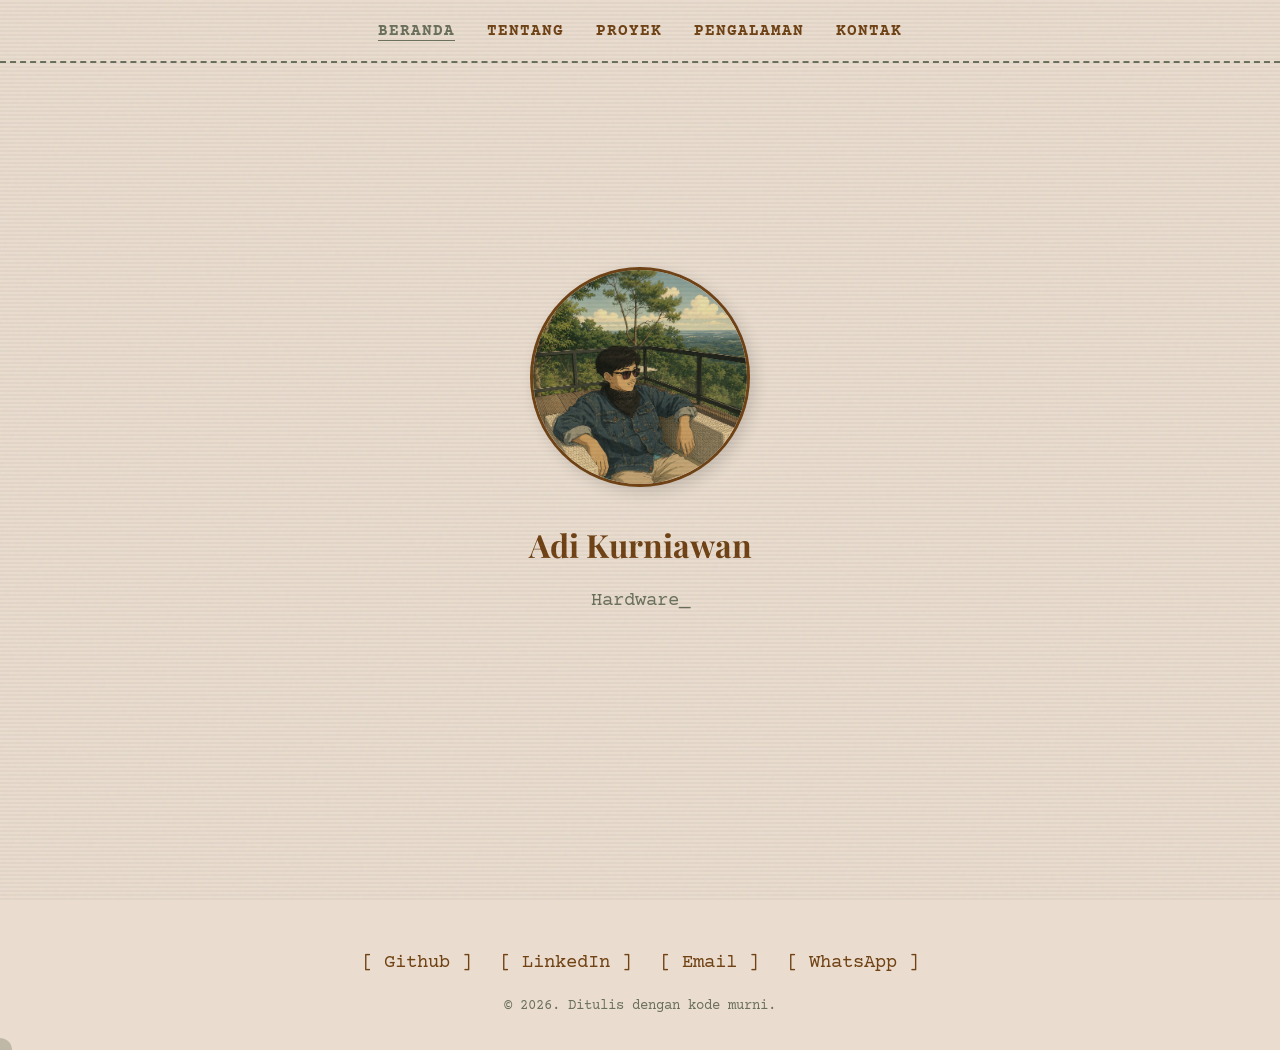
<file: index.html>
<!DOCTYPE html>
<html lang="id">

<head>
    <meta charset="UTF-8">
    <meta name="viewport" content="width=device-width, initial-scale=1.0">
    <title>Portofolio - Adi Kurniawan</title>
    <!-- Google Fonts: Playfair Display for classic serif, Courier Prime for typewriter feel -->
    <link rel="preconnect" href="https://fonts.googleapis.com">
    <link rel="preconnect" href="https://fonts.gstatic.com" crossorigin>
    <link
        href="https://fonts.googleapis.com/css2?family=Courier+Prime:ital,wght@0,400;0,700;1,400&family=Playfair+Display:ital,wght@0,400..900;1,400..900&display=swap"
        rel="stylesheet">
    <link rel="stylesheet" href="style.css">
</head>

<body>
    <!-- Efek CRT / Noise Overlay -->
    <div class="crt-noise"></div>

    <!-- Navigasi Utama -->
    <nav class="vintage-nav">
        <ul>
            <li><a href="index.html" class="active">Beranda</a></li>
            <li><a href="about.html">Tentang</a></li>
            <li><a href="projects.html">Proyek</a></li>
            <li><a href="experience.html">Pengalaman</a></li>
            <li><a href="contact.html">Kontak</a></li>
        </ul>
    </nav>

    <!-- Bagian Header / Hero -->
    <header id="home" class="hero-section">
        <div class="hero-content">
            <!-- Foto profil yang telah dikelompokkan ke kategori profile -->
            <div class="avatar-container vintage-border">
                <img src="1000085159.png" alt="Foto Profil" class="avatar">
            </div>
            <h1 class="name-title">Adi Kurniawan</h1>
            <h2 class="tagline typewriter-container">
                <span id="typewriter-text"></span><span class="cursor">_</span>
            </h2>
        </div>
        <div class="ornament-placeholder ornament-top-right"></div>
    </header>

    <!-- Footer Sederhana -->
    <footer class="footer-simple">
        <div class="social-links mono-text">
            <a href="https://github.com/Xwan-byte" target="_blank">[ Github ]</a>
            <a href="https://www.linkedin.com/in/adi-kurniawan-854523410/" target="_blank">[ LinkedIn ]</a>
            <a href="mailto:adkawan04@gmail.com">[ Email ]</a>
            <a href="https://wa.me/6289666614474" target="_blank">[ WhatsApp ]</a>
        </div>
        <p class="copyright mono-text">&copy; 2026. Ditulis dengan kode murni.</p>
    </footer>

    <script src="script.js"></script>
</body>

</html>
</file>
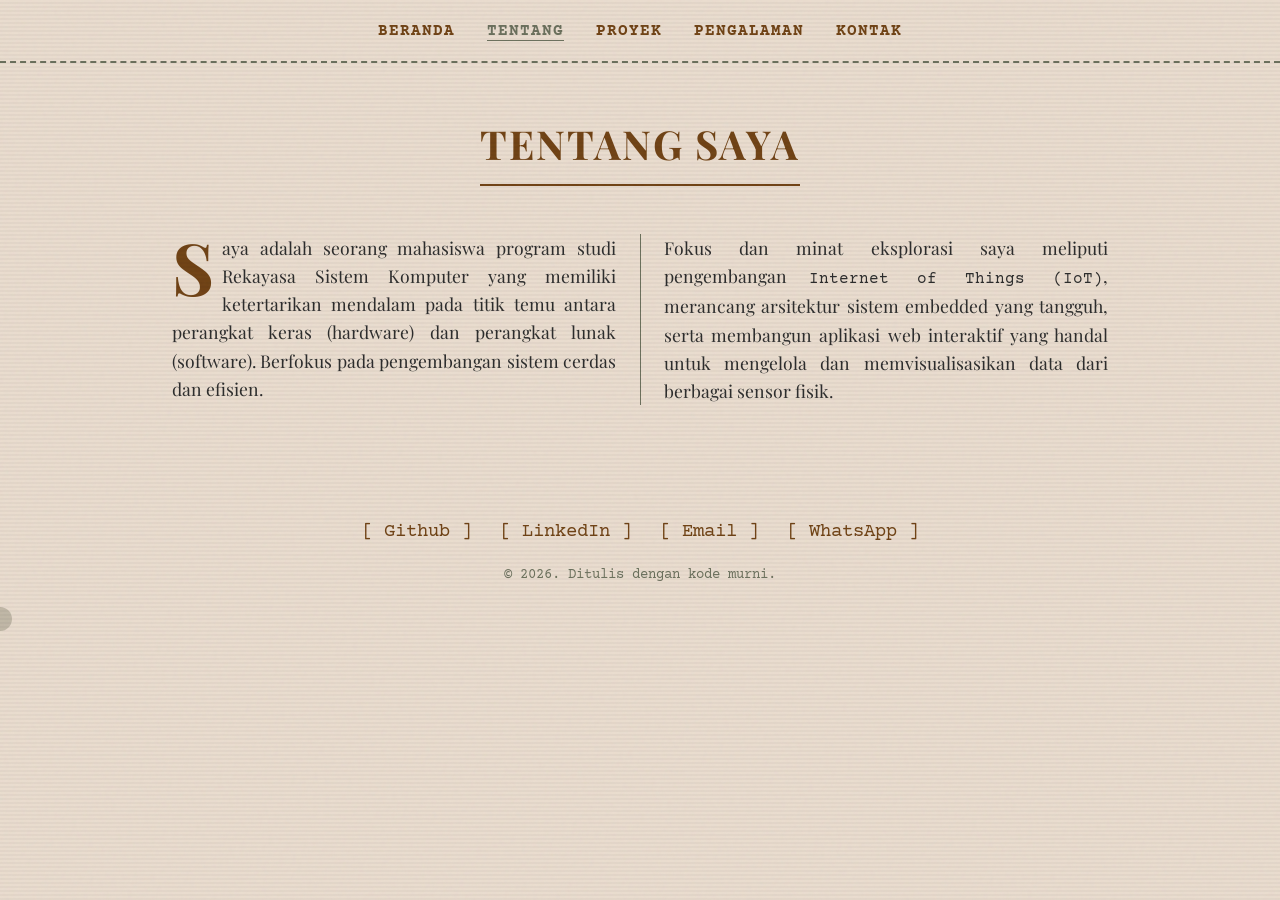
<file: about.html>
<!DOCTYPE html>
<html lang="id">

<head>
    <meta charset="UTF-8">
    <meta name="viewport" content="width=device-width, initial-scale=1.0">
    <title>Tentang Saya - Portofolio Rekayasa Sistem Komputer</title>
    <!-- Google Fonts: Playfair Display for classic serif, Courier Prime for typewriter feel -->
    <link rel="preconnect" href="https://fonts.googleapis.com">
    <link rel="preconnect" href="https://fonts.gstatic.com" crossorigin>
    <link
        href="https://fonts.googleapis.com/css2?family=Courier+Prime:ital,wght@0,400;0,700;1,400&family=Playfair+Display:ital,wght@0,400..900;1,400..900&display=swap"
        rel="stylesheet">
    <link rel="stylesheet" href="style.css">
</head>

<body>
    <!-- Efek CRT / Noise Overlay -->
    <div class="crt-noise"></div>

    <!-- Navigasi Utama -->
    <nav class="vintage-nav">
        <ul>
            <li><a href="index.html">Beranda</a></li>
            <li><a href="about.html" class="active">Tentang</a></li>
            <li><a href="projects.html">Proyek</a></li>
            <li><a href="experience.html">Pengalaman</a></li>
            <li><a href="contact.html">Kontak</a></li>
        </ul>
    </nav>

    <!-- Bagian Tentang Saya (Layout Koran) -->
    <section id="about" class="about-section newspaper-layout">
        <h2 class="section-title">Tentang Saya</h2>
        <div class="article-content">
            <p class="drop-cap">S</p>
            <p>aya adalah seorang mahasiswa program studi Rekayasa Sistem Komputer yang memiliki ketertarikan mendalam
                pada titik temu antara perangkat keras (hardware) dan perangkat lunak (software). Berfokus pada
                pengembangan sistem cerdas dan efisien.</p>
            <p>Fokus dan minat eksplorasi saya meliputi pengembangan <span class="mono-text">Internet of Things
                    (IoT)</span>, merancang arsitektur sistem embedded yang tangguh, serta membangun aplikasi web
                interaktif yang handal untuk mengelola dan memvisualisasikan data dari berbagai sensor fisik.</p>
        </div>
    </section>

    <!-- Footer Sederhana -->
    <footer class="footer-simple">
        <div class="social-links mono-text">
            <a href="https://github.com/Xwan-byte" target="_blank">[ Github ]</a>
            <a href="https://www.linkedin.com/in/adi-kurniawan-854523410/" target="_blank">[ LinkedIn ]</a>
            <a href="mailto:adkawan04@gmail.com">[ Email ]</a>
            <a href="https://wa.me/6289666614474" target="_blank">[ WhatsApp ]</a>
        </div>
        <p class="copyright mono-text">&copy; 2026. Ditulis dengan kode murni.</p>
    </footer>

    <script src="script.js"></script>
</body>

</html>
</file>
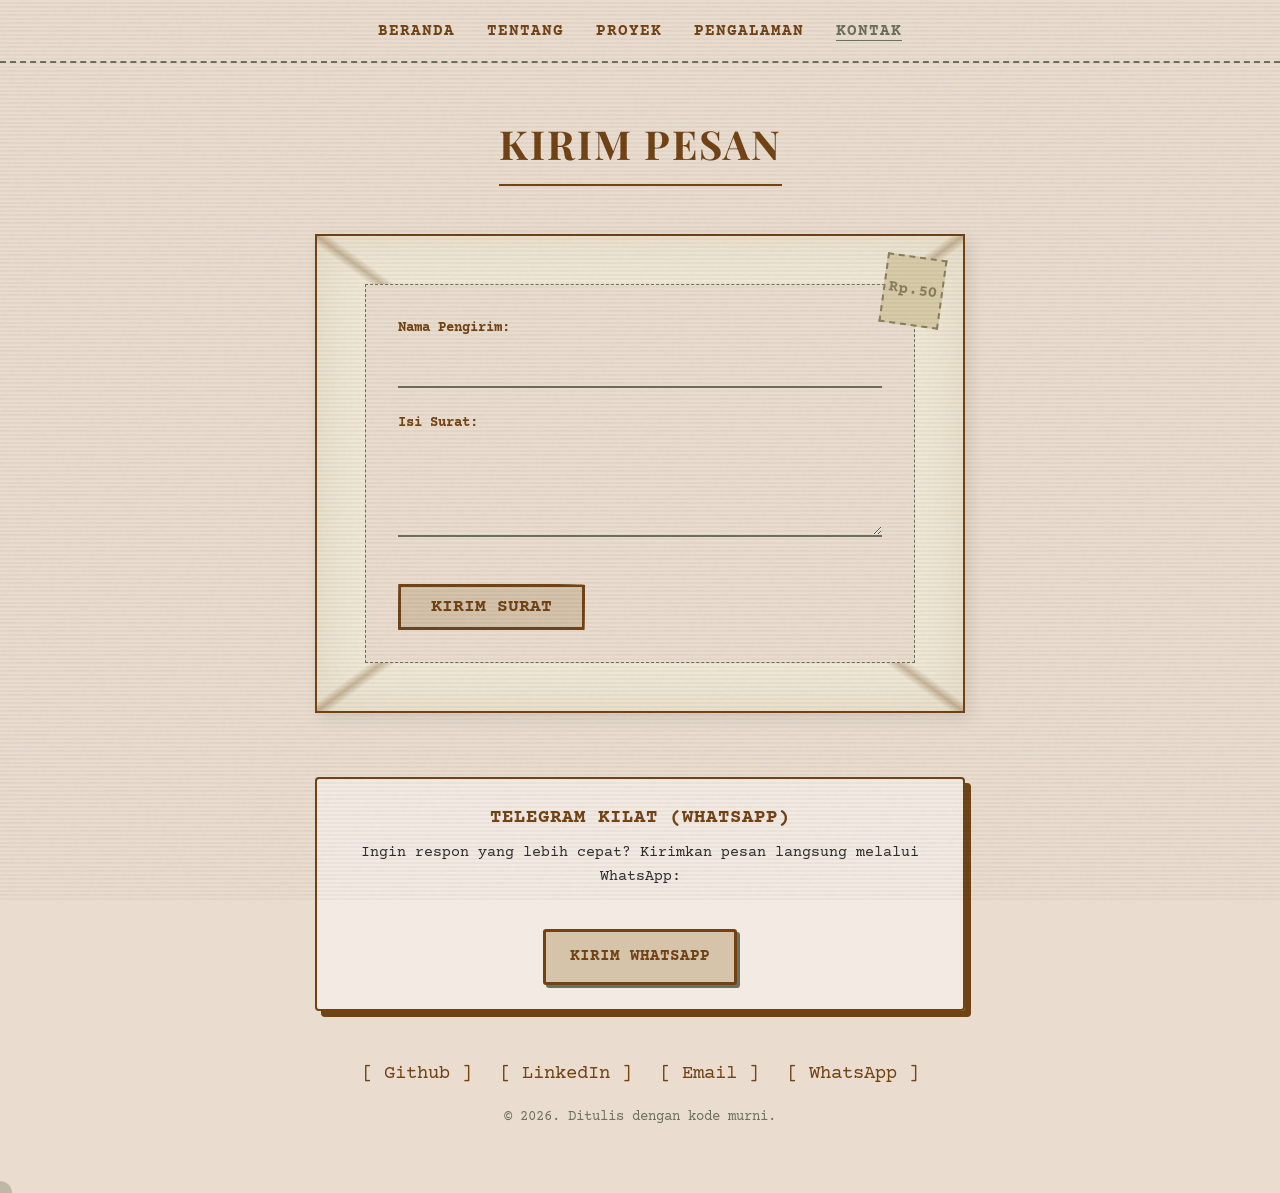
<file: contact.html>
<!DOCTYPE html>
<html lang="id">

<head>
    <meta charset="UTF-8">
    <meta name="viewport" content="width=device-width, initial-scale=1.0">
    <title>Kirim Pesan - Portofolio Rekayasa Sistem Komputer</title>
    <!-- Google Fonts: Playfair Display for classic serif, Courier Prime for typewriter feel -->
    <link rel="preconnect" href="https://fonts.googleapis.com">
    <link rel="preconnect" href="https://fonts.gstatic.com" crossorigin>
    <link
        href="https://fonts.googleapis.com/css2?family=Courier+Prime:ital,wght@0,400;0,700;1,400&family=Playfair+Display:ital,wght@0,400..900;1,400..900&display=swap"
        rel="stylesheet">
    <link rel="stylesheet" href="style.css">
</head>

<body>
    <!-- Efek CRT / Noise Overlay -->
    <div class="crt-noise"></div>

    <!-- Navigasi Utama -->
    <nav class="vintage-nav">
        <ul>
            <li><a href="index.html">Beranda</a></li>
            <li><a href="about.html">Tentang</a></li>
            <li><a href="projects.html">Proyek</a></li>
            <li><a href="experience.html">Pengalaman</a></li>
            <li><a href="contact.html" class="active">Kontak</a></li>
        </ul>
    </nav>

    <!-- Bagian Footer & Kontak (Desain Amplop) -->
    <footer id="contact" class="contact-section">
        <h2 class="section-title">Kirim Pesan</h2>
        <div class="envelope-container">
            <div class="envelope-form">
                <form action="#" method="POST">
                    <div class="form-group">
                        <label for="name" class="mono-text">Nama Pengirim:</label>
                        <input type="text" id="name" name="name" required class="vintage-input">
                    </div>
                    <div class="form-group">
                        <label for="message" class="mono-text">Isi Surat:</label>
                        <textarea id="message" name="message" rows="4" required class="vintage-input"></textarea>
                    </div>
                    <button type="submit" class="stamp-btn vintage-border">KIRIM SURAT</button>
                </form>
            </div>
            <div class="stamp-decoration">
                <!-- PLACEHOLDER: Anda bisa mengganti ini dengan gambar perangko jadul menggunakan background-image CSS -->
                <div class="postage-stamp">Rp.50</div>
            </div>
        </div>

        <!-- Kotak Kontak WhatsApp (Telegram Bergaya Vintage) -->
        <div class="telegram-container vintage-box"
            style="margin-top: 1rem; margin-bottom: 3rem; max-width: 650px; width: 100%; text-align: center; background-color: rgba(255, 255, 255, 0.4); border: 2px solid var(--clr-sepia); border-radius: 4px; box-shadow: 6px 6px 0px var(--clr-sepia);">
            <h3
                style="margin-bottom: 0.5rem; letter-spacing: 1px; font-family: var(--font-mono); color: var(--clr-sepia); text-transform: uppercase;">
                Telegram Kilat (WhatsApp)</h3>
            <p class="mono-text" style="font-size: 0.95rem; margin-bottom: 1.5rem; color: var(--clr-text-main);">
                Ingin respon yang lebih cepat? Kirimkan pesan langsung melalui WhatsApp:
            </p>
            <!-- EDIT DI SINI: Ganti '628xxxxxxxxxx' dengan nomor WhatsApp Anda (Gunakan kode negara, misal 62 untuk Indonesia) -->
            <a href="https://wa.me/6289666614474" target="_blank" class="stamp-btn vintage-border"
                style="text-decoration: none; display: inline-block; padding: 12px 24px; font-size: 1rem; border-radius: 3px; box-shadow: 3px 3px 0px var(--clr-olive);">
                KIRIM WHATSAPP
            </a>
        </div>

        <div class="social-links mono-text">
            <!-- PANDUAN EDIT SOSIAL MEDIA: Ganti tanda '#' di dalam href dengan link profil Anda -->
            <a href="https://github.com/Xwan-byte" target="_blank">[ Github ]</a>
            <a href="https://www.linkedin.com/in/adi-kurniawan-854523410/" target="_blank">[ LinkedIn ]</a>
            <a href="mailto:adkawan04@gmail.com">[ Email ]</a>
            <a href="https://wa.me/6289666614474" target="_blank">[ WhatsApp ]</a>
        </div>
        <p class="copyright mono-text">&copy; 2026. Ditulis dengan kode murni.</p>
    </footer>

    <script src="script.js"></script>
</body>

</html>
</file>
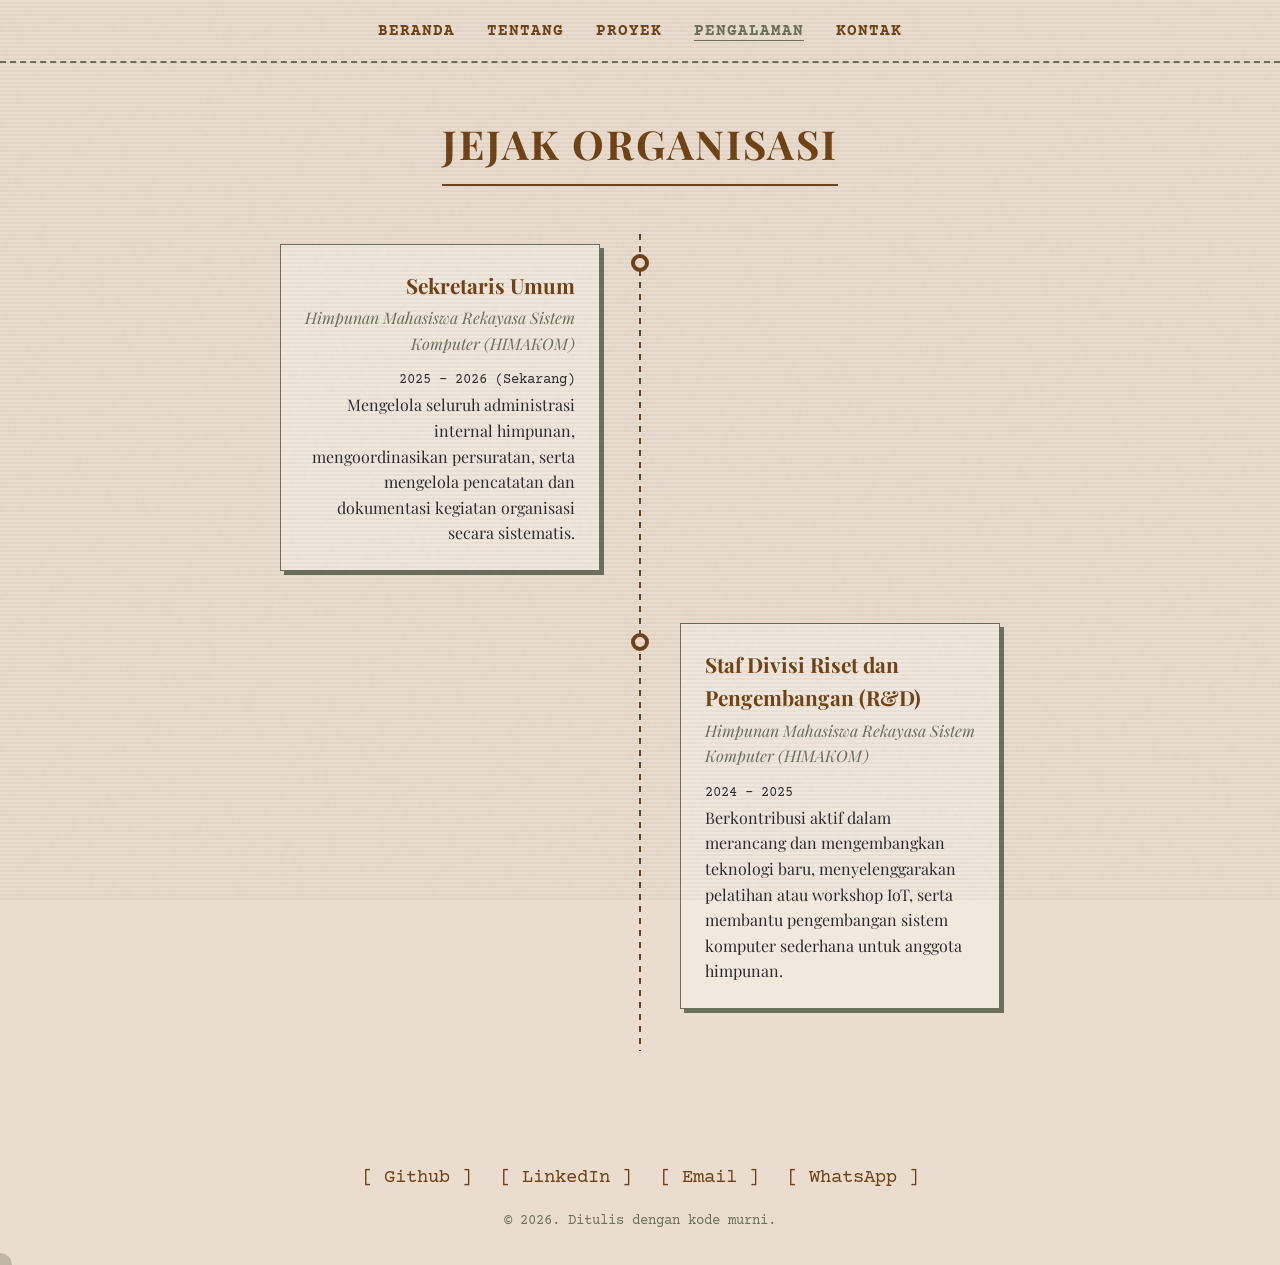
<file: experience.html>
<!DOCTYPE html>
<html lang="id">

<head>
    <meta charset="UTF-8">
    <meta name="viewport" content="width=device-width, initial-scale=1.0">
    <title>Jejak Organisasi - Portofolio Rekayasa Sistem Komputer</title>
    <!-- Google Fonts: Playfair Display for classic serif, Courier Prime for typewriter feel -->
    <link rel="preconnect" href="https://fonts.googleapis.com">
    <link rel="preconnect" href="https://fonts.gstatic.com" crossorigin>
    <link
        href="https://fonts.googleapis.com/css2?family=Courier+Prime:ital,wght@0,400;0,700;1,400&family=Playfair+Display:ital,wght@0,400..900;1,400..900&display=swap"
        rel="stylesheet">
    <link rel="stylesheet" href="style.css">
</head>

<body>
    <!-- Efek CRT / Noise Overlay -->
    <div class="crt-noise"></div>

    <!-- Navigasi Utama -->
    <nav class="vintage-nav">
        <ul>
            <li><a href="index.html">Beranda</a></li>
            <li><a href="about.html">Tentang</a></li>
            <li><a href="projects.html">Proyek</a></li>
            <li><a href="experience.html" class="active">Pengalaman</a></li>
            <li><a href="contact.html">Kontak</a></li>
        </ul>
    </nav>

    <!-- Bagian Pengalaman (Timeline Vertikal) -->
    <section id="experience" class="experience-section">
        <h2 class="section-title">Jejak Organisasi</h2>

        <!-- PANDUAN EDIT PENGALAMAN:
             1. Untuk menambahkan organisasi/pengalaman baru, salin blok <div class="timeline-item">...</div> di bawah.
             2. Tempatkan di urutan kronologis yang Anda inginkan (biasanya dari yang paling baru di bagian atas).
             3. Ubah h3 (Jabatan), h4 (Nama Organisasi), p class="timeline-date" (Tahun/Periode), dan isi deskripsinya.
        -->

        <div class="timeline">
            <!-- Item Timeline 1 -->
            <div class="timeline-item">
                <div class="timeline-dot"></div>
                <div class="timeline-content vintage-box">
                    <h3>Sekretaris Umum</h3>
                    <h4>Himpunan Mahasiswa Rekayasa Sistem Komputer (HIMAKOM)</h4>
                    <p class="timeline-date mono-text">2025 - 2026 (Sekarang)</p>
                    <p>Mengelola seluruh administrasi internal himpunan, mengoordinasikan persuratan, serta mengelola
                        pencatatan dan dokumentasi kegiatan organisasi secara sistematis.</p>
                </div>
            </div>

            <!-- Item Timeline 2 -->
            <div class="timeline-item">
                <div class="timeline-dot"></div>
                <div class="timeline-content vintage-box">
                    <h3>Staf Divisi Riset dan Pengembangan (R&D)</h3>
                    <h4>Himpunan Mahasiswa Rekayasa Sistem Komputer (HIMAKOM)</h4>
                    <p class="timeline-date mono-text">2024 - 2025</p>
                    <p>Berkontribusi aktif dalam merancang dan mengembangkan teknologi baru, menyelenggarakan pelatihan
                        atau workshop IoT, serta membantu pengembangan sistem komputer sederhana untuk anggota himpunan.
                    </p>
                </div>
            </div>
        </div>
    </section>

    <!-- Footer Sederhana -->
    <footer class="footer-simple">
        <div class="social-links mono-text">
            <a href="https://github.com/Xwan-byte" target="_blank">[ Github ]</a>
            <a href="https://www.linkedin.com/in/adi-kurniawan-854523410/" target="_blank">[ LinkedIn ]</a>
            <a href="mailto:adkawan04@gmail.com">[ Email ]</a>
            <a href="https://wa.me/6289666614474" target="_blank">[ WhatsApp ]</a>
        </div>
        <p class="copyright mono-text">&copy; 2026. Ditulis dengan kode murni.</p>
    </footer>

    <script src="script.js"></script>
</body>

</html>
</file>
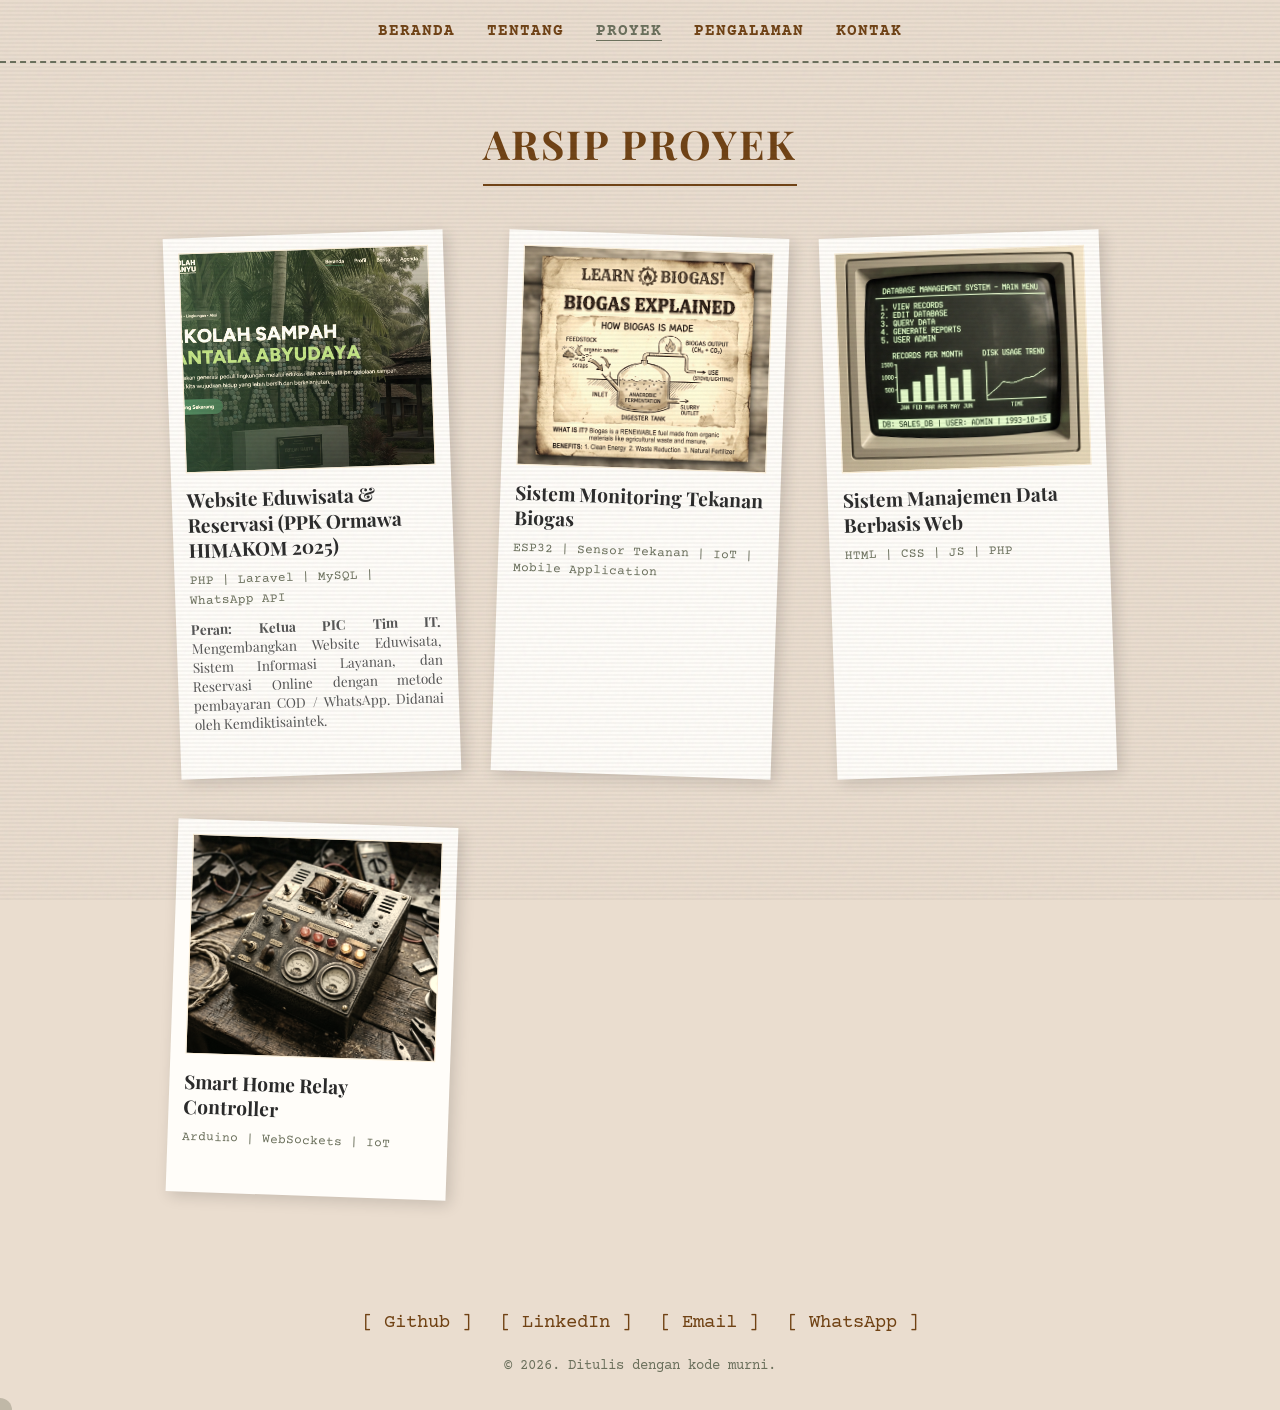
<file: projects.html>
<!DOCTYPE html>
<html lang="id">

<head>
    <meta charset="UTF-8">
    <meta name="viewport" content="width=device-width, initial-scale=1.0">
    <title>Arsip Proyek - Portofolio Rekayasa Sistem Komputer</title>
    <!-- Google Fonts: Playfair Display for classic serif, Courier Prime for typewriter feel -->
    <link rel="preconnect" href="https://fonts.googleapis.com">
    <link rel="preconnect" href="https://fonts.gstatic.com" crossorigin>
    <link
        href="https://fonts.googleapis.com/css2?family=Courier+Prime:ital,wght@0,400;0,700;1,400&family=Playfair+Display:ital,wght@0,400..900;1,400..900&display=swap"
        rel="stylesheet">
    <link rel="stylesheet" href="style.css">
</head>

<body>
    <!-- Efek CRT / Noise Overlay -->
    <div class="crt-noise"></div>

    <!-- Navigasi Utama -->
    <nav class="vintage-nav">
        <ul>
            <li><a href="index.html">Beranda</a></li>
            <li><a href="about.html">Tentang</a></li>
            <li><a href="projects.html" class="active">Proyek</a></li>
            <li><a href="experience.html">Pengalaman</a></li>
            <li><a href="contact.html">Kontak</a></li>
        </ul>
    </nav>

    <!-- Bagian Galeri Proyek (Gaya Polaroid/Arsip) -->
    <section id="projects" class="projects-section">
        <h2 class="section-title">Arsip Proyek</h2>

        <!-- PANDUAN EDIT PROYEK:
             1. Simpan file gambar proyek Anda di folder yang sama dengan file HTML (contoh: biogas.png)
             2. Untuk menambahkan proyek baru, salin salah satu blok <article class="polaroid-card">...</article> di bawah ini.
             3. Ubah url('...') pada polaroid-image dengan file gambar Anda, serta sesuaikan judul dan bahasa pemrograman yang digunakan.
        -->

        <div class="gallery-grid">
            <!-- Proyek 1 -->
            <article class="polaroid-card">
                <!-- EDIT FOTO: Ganti 'biogas.png' dengan nama file gambar Anda -->
                <div class="polaroid-image" style="background-image: url('Screenshot 2026-06-27 150444.png');">
                </div>
                <div class="polaroid-caption">
                    <h3>Website Eduwisata & Reservasi (PPK Ormawa HIMAKOM 2025)</h3>
                    <p class="mono-text">PHP | Laravel | MySQL | WhatsApp API</p>
                    <p
                        style="font-size: 0.85rem; margin-top: 0.5rem; color: #555; font-family: var(--font-serif); line-height: 1.4; text-align: justify;">
                        <strong>Peran: Ketua PIC Tim IT.</strong> Mengembangkan Website Eduwisata, Sistem Informasi
                        Layanan, dan Reservasi Online dengan metode pembayaran COD / WhatsApp. Didanai oleh
                        Kemdiktisaintek.
                    </p>
                </div>
            </article>

            <!-- Proyek 2 -->
            <article class="polaroid-card">
                <!-- EDIT FOTO: Ganti 'biogas.png' dengan nama file gambar Anda -->
                <div class="polaroid-image" style="background-image: url('biogas.png');">
                </div>
                <div class="polaroid-caption">
                    <h3>Sistem Monitoring Tekanan Biogas</h3>
                    <p class="mono-text">ESP32 | Sensor Tekanan | IoT | Mobile Application</p>
                </div>
            </article>

            <!-- Proyek 3 -->
            <article class="polaroid-card">
                <!-- EDIT FOTO: Ganti 'manajemen_data.png' dengan nama file gambar Anda -->
                <div class="polaroid-image" style="background-image: url('manajemen_data.png');">
                </div>
                <div class="polaroid-caption">
                    <h3>Sistem Manajemen Data Berbasis Web</h3>
                    <p class="mono-text">HTML | CSS | JS | PHP</p>
                </div>
            </article>

            <!-- Proyek 4 -->
            <article class="polaroid-card">
                <!-- EDIT FOTO: Ganti 'embedded.png' dengan nama file gambar Anda -->
                <div class="polaroid-image" style="background-image: url('embedded.png');">
                </div>
                <div class="polaroid-caption">
                    <h3>Smart Home Relay Controller</h3>
                    <p class="mono-text">Arduino | WebSockets | IoT</p>
                </div>
            </article>


        </div>
    </section>

    <!-- Footer Sederhana -->
    <footer class="footer-simple">
        <div class="social-links mono-text">
            <a href="https://github.com/Xwan-byte" target="_blank">[ Github ]</a>
            <a href="https://www.linkedin.com/in/adi-kurniawan-854523410/" target="_blank">[ LinkedIn ]</a>
            <a href="mailto:adkawan04@gmail.com">[ Email ]</a>
            <a href="https://wa.me/6289666614474" target="_blank">[ WhatsApp ]</a>
        </div>
        <p class="copyright mono-text">&copy; 2026. Ditulis dengan kode murni.</p>
    </footer>

    <script src="script.js"></script>
</body>

</html>
</file>
<file: style.css>
/* --- Variabel & Tema Skena/Vintage --- */
:root {
    /* Palet warna hangat & usang */
    --clr-bg-paper: #eaddcf;
    /* Krem kertas tua */
    --clr-bg-paper-dark: #d5c3aa;
    /* Krem gelap untuk kedalaman */
    --clr-text-main: #2b2b2b;
    /* Abu-abu gelap kehitaman */
    --clr-sepia: #704214;
    /* Coklat sepia */
    --clr-olive: #6b705c;
    /* Hijau zaitun pudar */

    /* Tipografi */
    --font-serif: 'Playfair Display', serif;
    /* Font koran klasik */
    --font-mono: 'Courier Prime', 'Courier New', monospace;
    /* Font mesin tik/teknikal */
}

/* --- Gaya Dasar --- */
* {
    margin: 0;
    padding: 0;
    box-sizing: border-box;
}

body {
    background-color: var(--clr-bg-paper);
    color: var(--clr-text-main);
    font-family: var(--font-serif);
    line-height: 1.6;
    overflow-x: hidden;
    /* Efek tekstur dasar kertas */
    background-image: radial-gradient(var(--clr-bg-paper-dark) 5%, transparent 5%);
    background-size: 10px 10px;
    background-position: 0 0, 5px 5px;
    /* Placeholder: Anda dapat menambahkan background-image tekstur kertas asli di sini */
}

/* --- Efek CRT / Overlay Noise Statis --- */
.crt-noise {
    position: fixed;
    top: 0;
    left: 0;
    width: 100vw;
    height: 100vh;
    pointer-events: none;
    /* Agar tidak menghalangi interaksi klik */
    z-index: 9999;
    opacity: 0.04;
    /* Sangat tipis/subtle */
    /* Membuat efek noise menggunakan SVG filter base64 */
    background-image: url("data:image/svg+xml,%3Csvg viewBox='0 0 200 200' xmlns='http://www.w3.org/2000/svg'%3E%3Cfilter id='noiseFilter'%3E%3CfeTurbulence type='fractalNoise' baseFrequency='0.8' numOctaves='3' stitchTiles='stitch'/%3E%3C/filter%3E%3Crect width='100%25' height='100%25' filter='url(%23noiseFilter)'/%3E%3C/svg%3E");
}

/* Garis scan (scanline) CRT tipis */
body::after {
    content: " ";
    display: block;
    position: fixed;
    top: 0;
    left: 0;
    bottom: 0;
    right: 0;
    background: linear-gradient(rgba(18, 16, 16, 0) 50%, rgba(0, 0, 0, 0.03) 50%);
    z-index: 9998;
    background-size: 100% 4px;
    pointer-events: none;
}

/* --- Utilitas Tipografi --- */
h1,
h2,
h3,
h4 {
    color: var(--clr-sepia);
    margin-bottom: 1rem;
    font-weight: 700;
}

.mono-text {
    font-family: var(--font-mono);
    font-size: 0.9em;
}

.section-title {
    text-align: center;
    font-size: 2.5rem;
    margin-bottom: 3rem;
    text-transform: uppercase;
    letter-spacing: 2px;
    border-bottom: 2px solid var(--clr-sepia);
    display: inline-block;
    padding-bottom: 0.5rem;
}

/* --- Bingkai/Border Klasik (Placeholder Ornamen) --- */
.vintage-border {
    border: 3px solid var(--clr-sepia);
    padding: 5px;
    background-color: var(--clr-bg-paper);
    /* Sedikit tidak beraturan (uneven) untuk memberikan kesan digambar manual/tua */
    border-radius: 2px 255px 3px 25px / 255px 5px 225px 3px;
    /* Placeholder: Anda juga dapat menggunakan border-image dengan file ornamen border jadul di sini */
}

/* --- Navigasi --- */
.vintage-nav {
    position: fixed;
    top: 0;
    width: 100%;
    background-color: rgba(234, 221, 207, 0.95);
    border-bottom: 2px dashed var(--clr-olive);
    z-index: 1000;
    padding: 1rem 0;
    backdrop-filter: blur(5px);
}

.vintage-nav ul {
    list-style: none;
    display: flex;
    justify-content: center;
    gap: 2rem;
}

.vintage-nav a {
    text-decoration: none;
    color: var(--clr-sepia);
    font-family: var(--font-mono);
    font-weight: bold;
    text-transform: uppercase;
    letter-spacing: 1px;
    transition: color 0.3s, border-bottom 0.3s;
}

.vintage-nav a:hover,
.vintage-nav a.active {
    color: var(--clr-olive);
    border-bottom: 1px solid var(--clr-olive);
}

/* --- Gaya Umum Section --- */
section,
footer {
    padding: 7rem 2rem 4rem;
    /* Padding top ekstra untuk navbar */
    max-width: 1000px;
    margin: 0 auto;
    display: flex;
    flex-direction: column;
    align-items: center;
}

/* --- Bagian Hero --- */
.hero-section {
    min-height: 100vh;
    display: flex;
    justify-content: center;
    text-align: center;
    position: relative;
    padding-top: 0;
}

.hero-content {
    display: flex;
    flex-direction: column;
    align-items: center;
    justify-content: center;
}

.avatar-container {
    width: 220px;
    height: 220px;
    margin-bottom: 2rem;
    border-radius: 50% !important;
    /* Menimpa vintage-border agar bulat sempurna */
    overflow: hidden;
    display: flex;
    align-items: center;
    justify-content: center;
    box-shadow: 5px 5px 15px rgba(0, 0, 0, 0.15);
    padding: 0;
    /* Menghilangkan padding agar foto memenuhi area border secara penuh */
}

.avatar {
    width: 100%;
    height: 100%;
    object-fit: cover;
    filter: sepia(50%) contrast(1.1) brightness(0.9);
    /* Filter foto retro bawaan CSS */
}

` .name-title {
    font-size: 4rem;
    letter-spacing: 3px;
    margin-bottom: 0.5rem;
}

.tagline {
    font-family: var(--font-mono);
    font-size: 1.2rem;
    color: var(--clr-olive);
    font-weight: normal;
}

/* Kursor berkedip untuk efek pengetikan */
.cursor {
    display: inline-block;
    width: 10px;
    color: var(--clr-olive);
    animation: blink 1s infinite;
}

@keyframes blink {

    0%,
    49% {
        opacity: 1;
    }

    50%,
    100% {
        opacity: 0;
    }
}

/* --- Bagian Tentang Saya (Layout Koran) --- */
.newspaper-layout .article-content {
    column-count: 2;
    /* Format 2 kolom */
    column-gap: 3rem;
    column-rule: 1px solid var(--clr-olive);
    text-align: justify;
    font-size: 1.1rem;
}

.drop-cap {
    float: left;
    font-size: 4.5rem;
    line-height: 0.8;
    padding-top: 4px;
    padding-right: 8px;
    color: var(--clr-sepia);
    font-weight: bold;
}

/* --- Bagian Galeri Proyek (Kartu Polaroid) --- */
.gallery-grid {
    display: grid;
    grid-template-columns: repeat(auto-fit, minmax(280px, 1fr));
    gap: 3rem;
    width: 100%;
}

.polaroid-card {
    background: #fffdf9;
    /* Kertas foto putih agak menguning */
    padding: 15px 15px 45px 15px;
    /* Ruang lebih di bawah untuk caption */
    box-shadow: 4px 4px 15px rgba(0, 0, 0, 0.15);
    transition: transform 0.3s ease, box-shadow 0.3s ease;
}

/* Sedikit rotasi acak untuk nuansa natural */
.polaroid-card:nth-child(even) {
    transform: rotate(2deg);
}

.polaroid-card:nth-child(odd) {
    transform: rotate(-2deg);
}

.polaroid-card:hover {
    transform: scale(1.05) rotate(0deg);
    z-index: 10;
    position: relative;
    box-shadow: 8px 8px 25px rgba(0, 0, 0, 0.2);
}

.polaroid-image {
    width: 100%;
    height: 220px;
    background-color: var(--clr-bg-paper-dark);
    background-size: cover;
    background-position: center;
    filter: grayscale(30%) sepia(40%);
    /* Nuansa usang pada foto */
    margin-bottom: 15px;
    border: 1px solid #ddd;
}

.polaroid-caption h3 {
    font-size: 1.2rem;
    margin-bottom: 0.5rem;
    color: var(--clr-text-main);
    line-height: 1.3;
}

.polaroid-caption .mono-text {
    color: var(--clr-olive);
    font-size: 0.8rem;
}

/* --- Bagian Pengalaman (Timeline Vertikal) --- */
.timeline {
    width: 100%;
    max-width: 800px;
    position: relative;
}

/* Garis putus-putus vertikal di tengah */
.timeline::after {
    content: '';
    position: absolute;
    width: 2px;
    background-image: linear-gradient(to bottom, var(--clr-sepia) 50%, transparent 50%);
    background-size: 2px 12px;
    /* Efek garis putus-putus (dashed) */
    top: 0;
    bottom: 0;
    left: 50%;
    transform: translateX(-50%);
}

.timeline-item {
    padding: 10px 40px;
    position: relative;
    width: 50%;
    box-sizing: border-box;
    margin-bottom: 2rem;
}

.timeline-item:nth-child(odd) {
    left: 0;
    text-align: right;
}

.timeline-item:nth-child(even) {
    left: 50%;
    text-align: left;
}

.timeline-dot {
    position: absolute;
    width: 18px;
    height: 18px;
    background-color: var(--clr-bg-paper);
    border: 4px solid var(--clr-sepia);
    border-radius: 50%;
    top: 20px;
    z-index: 1;
}

.timeline-item:nth-child(odd) .timeline-dot {
    right: -9px;
}

.timeline-item:nth-child(even) .timeline-dot {
    left: -9px;
}

.vintage-box {
    background-color: rgba(255, 255, 255, 0.3);
    /* Transparan */
    border: 1px solid var(--clr-olive);
    padding: 1.5rem;
    /* Bayangan solid jadul */
    box-shadow: 4px 4px 0px var(--clr-olive);
}

.timeline-content h3 {
    margin-bottom: 0.2rem;
    font-size: 1.3rem;
}

.timeline-content h4 {
    font-size: 1rem;
    color: var(--clr-olive);
    font-weight: normal;
    font-style: italic;
    margin-bottom: 0.8rem;
}

/* --- Footer & Kontak (Desain Amplop Pos Lawas) --- */
.envelope-container {
    background-color: #f0e9d6;
    border: 2px solid var(--clr-sepia);
    padding: 3rem;
    width: 100%;
    max-width: 650px;
    position: relative;
    box-shadow: inset 0 0 50px rgba(112, 66, 20, 0.1), 5px 5px 15px rgba(0, 0, 0, 0.1);
    /* Garis lipatan amplop via gradient */
    background-image:
        linear-gradient(to bottom right, transparent 49%, rgba(112, 66, 20, 0.3) 50%, transparent 51%),
        linear-gradient(to bottom left, transparent 49%, rgba(112, 66, 20, 0.3) 50%, transparent 51%);
    background-size: 100% 100%;
    background-repeat: no-repeat;
    margin-bottom: 3rem;
}

.envelope-form {
    background-color: var(--clr-bg-paper);
    padding: 2rem;
    position: relative;
    z-index: 2;
    border: 1px dashed var(--clr-olive);
}

.form-group {
    margin-bottom: 1.5rem;
    text-align: left;
}

.form-group label {
    display: block;
    margin-bottom: 0.5rem;
    font-weight: bold;
    color: var(--clr-sepia);
}

.vintage-input {
    width: 100%;
    padding: 10px;
    background: transparent;
    border: none;
    border-bottom: 2px solid var(--clr-olive);
    font-family: var(--font-mono);
    font-size: 1rem;
    color: var(--clr-text-main);
    outline: none;
}

.vintage-input:focus {
    border-bottom-color: var(--clr-sepia);
}

.stamp-btn {
    background-color: var(--clr-bg-paper-dark);
    color: var(--clr-sepia);
    font-family: var(--font-mono);
    font-weight: bold;
    font-size: 1.1rem;
    padding: 10px 30px;
    cursor: pointer;
    transition: all 0.3s;
    text-transform: uppercase;
    margin-top: 1rem;
}

.stamp-btn:hover {
    background-color: var(--clr-sepia);
    color: var(--clr-bg-paper);
}

.stamp-decoration {
    position: absolute;
    top: 20px;
    right: 20px;
    z-index: 3;
}

/* Ornamen Perangko Jadul */
.postage-stamp {
    width: 60px;
    height: 70px;
    background-color: #d8cba8;
    border: 2px dashed #8b7d5e;
    display: flex;
    align-items: center;
    justify-content: center;
    font-family: var(--font-mono);
    color: #8b7d5e;
    font-weight: bold;
    transform: rotate(8deg);
    /* Placeholder: Berikan background-image di sini jika punya aset perangko retro */
}

.social-links {
    margin-bottom: 1rem;
}

.social-links a {
    color: var(--clr-sepia);
    text-decoration: none;
    margin: 0 10px;
    font-size: 1.2rem;
    transition: color 0.3s;
}

.social-links a:hover {
    color: var(--clr-olive);
}

.copyright {
    color: var(--clr-olive);
}

.footer-simple {
    padding: 3rem 2rem 2rem;
    width: 100%;
    max-width: 1000px;
    margin: 0 auto;
    display: flex;
    flex-direction: column;
    align-items: center;
}

/* --- Responsivitas (Tablet & Mobile) --- */
@media (max-width: 1024px) {
    section,
    footer {
        padding: 6rem 1.5rem 3rem;
    }
    
    .name-title {
        font-size: 3.5rem;
    }
}

@media (max-width: 768px) {
    .vintage-nav {
        padding: 0.8rem 0;
    }

    .vintage-nav ul {
        gap: 0.8rem;
        font-size: 0.85rem;
        flex-wrap: wrap;
        padding: 0 10px;
    }

    section,
    footer {
        padding: 5rem 1rem 2rem;
    }

    .name-title {
        font-size: 2.8rem;
        letter-spacing: 2px;
    }
    
    .avatar-container {
        width: 180px;
        height: 180px;
    }

    .section-title {
        font-size: 2rem;
        margin-bottom: 2rem;
    }

    /* Layout koran jadi 1 kolom di layar kecil */
    .newspaper-layout .article-content {
        column-count: 1;
        gap: 0;
    }

    /* Ubah timeline vertikal jadi satu sisi */
    .timeline::after {
        left: 20px;
    }

    .timeline-item {
        width: 100%;
        padding-left: 60px;
        padding-right: 0;
        text-align: left !important;
        margin-bottom: 1.5rem;
    }

    .timeline-item:nth-child(even),
    .timeline-item:nth-child(odd) {
        left: 0;
    }

    .timeline-dot {
        left: 11px !important;
        width: 16px;
        height: 16px;
        border-width: 3px;
    }

    .envelope-container {
        padding: 1.5rem;
    }
    
    .gallery-grid {
        grid-template-columns: 1fr;
        gap: 2rem;
    }
    
    .polaroid-card {
        padding: 10px 10px 35px 10px;
    }

    .social-links {
        display: flex;
        flex-wrap: wrap;
        justify-content: center;
        gap: 10px;
    }
    
    .social-links a {
        margin: 0;
    }
}

@media (max-width: 480px) {
    .vintage-nav ul {
        gap: 0.5rem;
        font-size: 0.75rem;
    }

    .name-title {
        font-size: 2.2rem;
    }
    
    .tagline {
        font-size: 1rem;
    }

    .avatar-container {
        width: 150px;
        height: 150px;
    }

    .section-title {
        font-size: 1.8rem;
    }
    
    .envelope-container {
        padding: 1rem;
    }
    
    .envelope-form {
        padding: 1.5rem 1rem;
    }
    
    .stamp-decoration {
        display: none; /* Sembunyikan perangko di layar sangat kecil agar tidak menghalangi */
    }
}
</file>
